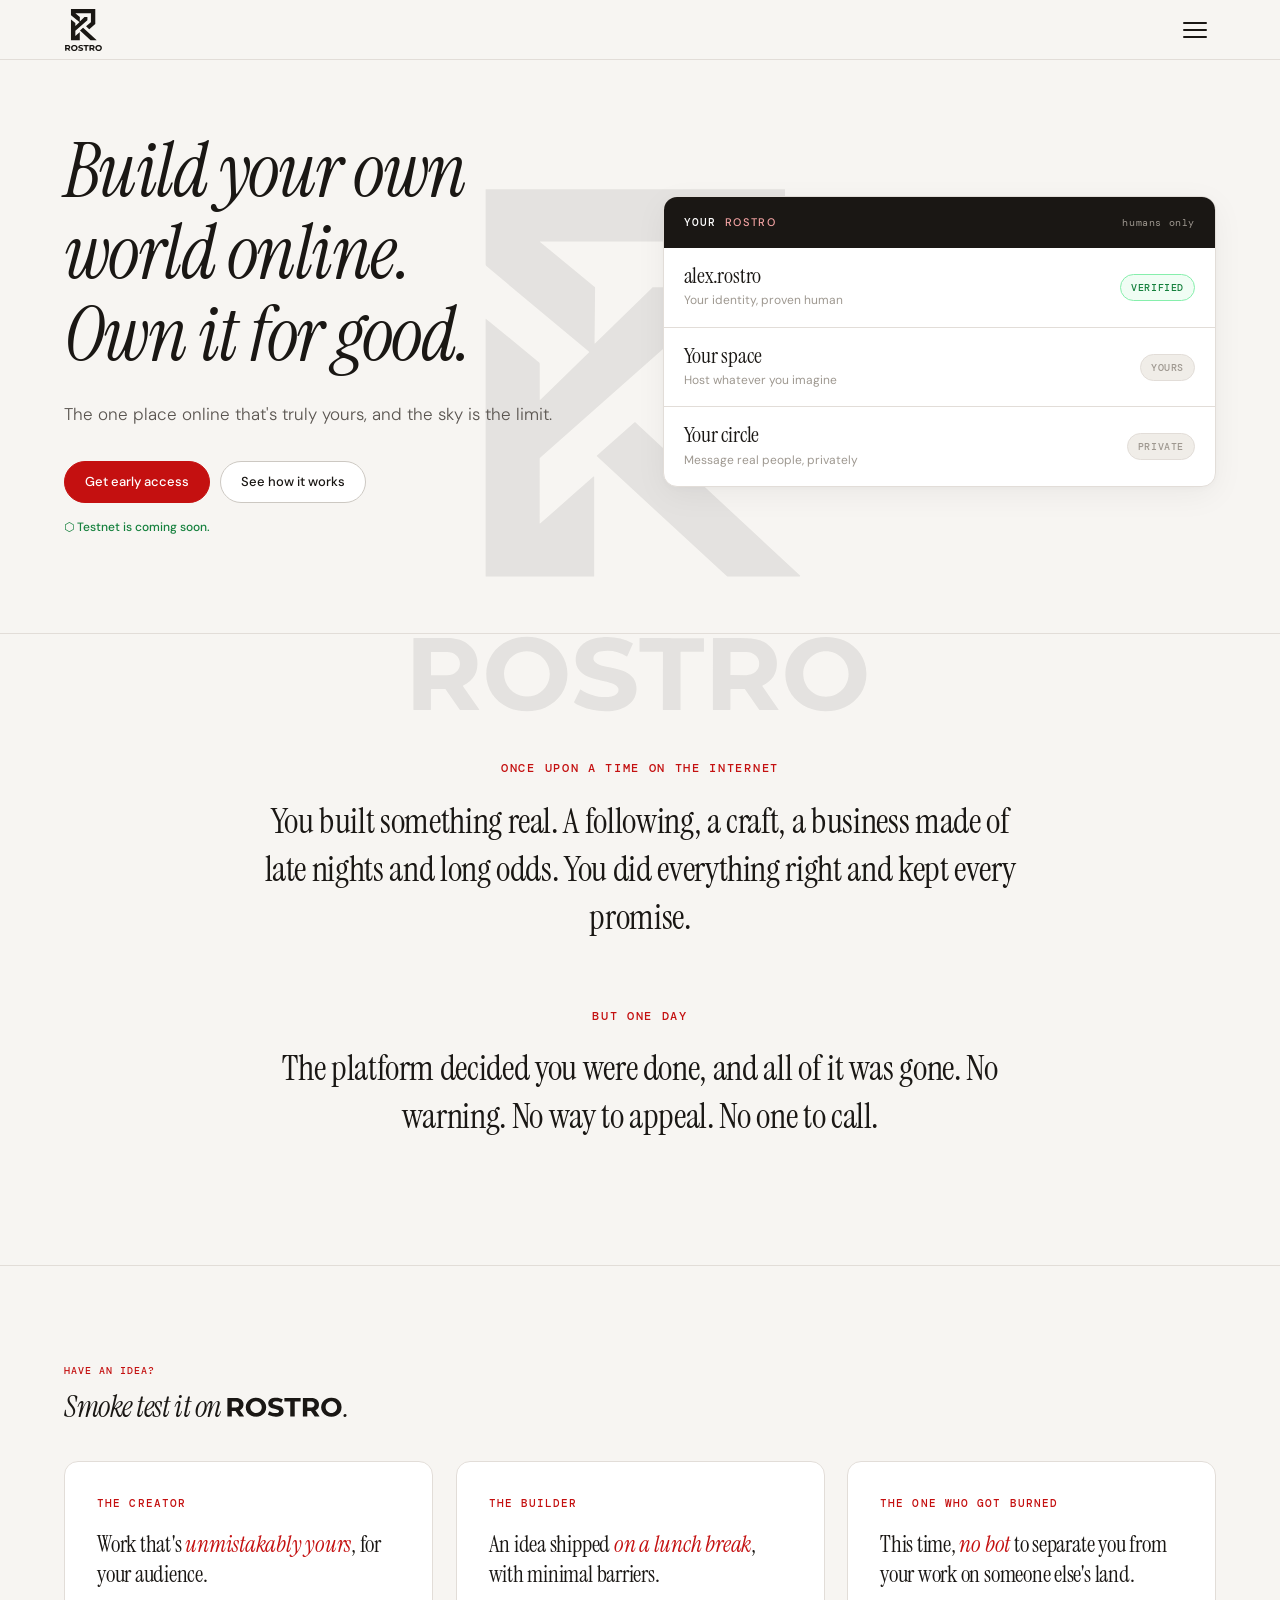
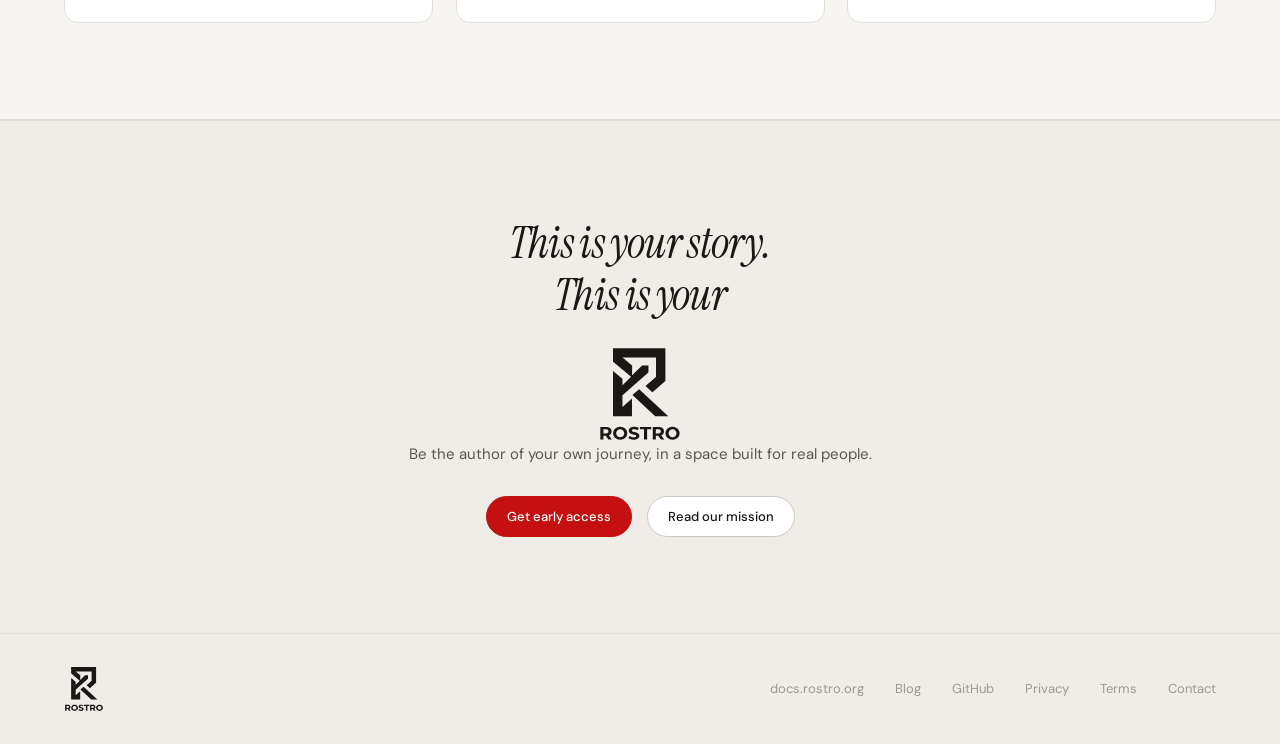
<file: index.html>
<!DOCTYPE html>
<html lang="en">
<head>
  <meta charset="UTF-8" />
  <meta name="viewport" content="width=device-width, initial-scale=1.0" />
  <title>Rostro · The internet for real people</title>
  <meta name="description" content="Rostro is the internet built for real people. Create an identity that's yours, host whatever you imagine, and connect with others, in a space made for humans only. No bots. No data brokers." />

  <meta property="og:title" content="This is your story. This is your Rostro." />
  <meta property="og:description" content="The internet built for real people. Create an identity that's yours, host whatever you imagine, and connect with others, in a space made for humans only." />
  <meta property="og:type" content="website" />
  <meta property="og:url" content="https://rostro.org/" />
  <meta property="og:image" content="https://rostro.org/og-image.png" />
  <meta name="twitter:card" content="summary_large_image" />
  <meta name="twitter:title" content="This is your story. This is your Rostro." />
  <meta name="twitter:description" content="The internet built for real people. A space made for humans only." />
  <meta name="twitter:image" content="https://rostro.org/og-image.png" />

  <link rel="icon" href="/favicon.ico" sizes="any" />
  <link rel="icon" href="/favicon.svg" type="image/svg+xml" />
  <link rel="apple-touch-icon" href="/apple-touch-icon.png" />

  <link rel="preconnect" href="https://fonts.googleapis.com" />
  <link rel="preconnect" href="https://fonts.gstatic.com" crossorigin />
  <link href="https://fonts.googleapis.com/css2?family=Instrument+Serif:ital@0;1&family=DM+Sans:opsz,wght@9..40,300;9..40,400;9..40,500;9..40,600&family=DM+Mono:wght@400;500&display=swap" rel="stylesheet" />
  <link href="https://cdnjs.cloudflare.com/ajax/libs/bootstrap/5.3.3/css/bootstrap.min.css" rel="stylesheet" />
  <link rel="stylesheet" href="assets/style.css" />

  <style>
    /* page-scoped: landing-only patterns (hero portfolio card + product
       cards section). The hero / eyebrow / h1 / feature-card / usecase /
       section-cta patterns now live in assets/style.css and are shared. */

    /* Right-column hero card ─ product portfolio at a glance */
    .portfolio-card {
      background: var(--surface);
      border: 1.5px solid var(--border);
      border-radius: 14px;
      overflow: hidden;
      box-shadow: 0 8px 32px rgba(0,0,0,.05), 0 2px 8px rgba(0,0,0,.03);
    }
    .portfolio-header {
      background: var(--text-hi);
      color: #fff;
      padding: 16px 20px;
      display: flex;
      align-items: center;
      justify-content: space-between;
    }
    .portfolio-title {
      font-family: var(--mono) !important;
      font-size: 11px;
      font-weight: 500;
      letter-spacing: .12em;
      text-transform: uppercase;
      color: #fff;
    }
    .portfolio-title span { color: #f4a3a3; }
    .portfolio-meta {
      font-family: var(--mono) !important;
      font-size: 10px;
      color: #9e9890;
      letter-spacing: .06em;
    }
    .portfolio-row {
      display: flex;
      justify-content: space-between;
      align-items: center;
      padding: 16px 20px;
      border-bottom: 1px solid var(--border);
    }
    .portfolio-row:last-child { border-bottom: none; }
    .portfolio-name {
      font-family: var(--serif) !important;
      font-size: 22px;
      font-weight: 400;
      color: var(--text-hi);
      letter-spacing: -.01em;
      line-height: 1.1;
    }
    .portfolio-desc {
      font-size: 12px;
      color: var(--text-dim);
      margin-top: 2px;
    }
    .badge-live {
      font-family: var(--mono) !important;
      font-size: 10px;
      font-weight: 500;
      letter-spacing: .06em;
      color: #15803d;
      background: #f0fdf4;
      padding: 4px 10px;
      border-radius: 100px;
      border: 1px solid #86efac;
      white-space: nowrap;
      text-transform: uppercase;
    }
    .badge-design {
      font-family: var(--mono) !important;
      font-size: 10px;
      font-weight: 500;
      letter-spacing: .06em;
      color: var(--text-dim);
      background: var(--bg-2);
      padding: 4px 10px;
      border-radius: 100px;
      border: 1px solid var(--border);
      white-space: nowrap;
      text-transform: uppercase;
    }
    .badge-soon {
      font-family: var(--mono) !important;
      font-size: 10px;
      font-weight: 500;
      letter-spacing: .06em;
      color: #92600a;
      background: #fffaf0;
      padding: 4px 10px;
      border-radius: 100px;
      border: 1px solid #f0d8a8;
      white-space: nowrap;
      text-transform: uppercase;
    }

    /* Products section: full cards */
    .section-products { padding: 96px 0; border-bottom: 1px solid var(--border); }
    .product-card {
      background: var(--surface);
      border: 1px solid var(--border);
      border-radius: 14px;
      padding: 32px;
      height: 100%;
      transition: border-color .15s, box-shadow .15s;
      position: relative;
    }
    .product-card:hover {
      border-color: var(--border-hi);
      box-shadow: 0 6px 24px rgba(0,0,0,.05);
    }
    .product-mono {
      font-family: var(--mono) !important;
      font-size: 11px;
      font-weight: 500;
      letter-spacing: .1em;
      text-transform: uppercase;
      color: var(--red);
      margin-bottom: 10px;
    }
    .product-card h3 {
      font-family: var(--serif) !important;
      font-size: 32px !important;
      font-weight: 400;
      color: var(--red);
      margin: 0 0 12px;
      letter-spacing: -.02em;
      line-height: 1.1;
    }
    .product-tagline {
      font-size: 15px;
      color: var(--text);
      line-height: 1.6;
      margin-bottom: 16px;
    }
    .product-spec {
      font-family: var(--mono) !important;
      font-size: 12px;
      color: var(--text-dim);
      line-height: 1.7;
      border-top: 1px solid var(--border);
      padding-top: 14px;
      margin-top: 18px;
    }
    .product-status {
      position: absolute;
      top: 28px;
      right: 28px;
    }

    /* Story: editorial narrative centerpiece */
    .story { padding: 124px 0; border-bottom: 1px solid var(--border); }
    .story-inner { max-width: 760px; margin: 0 auto; text-align: center; }
    .story-step { margin-bottom: 64px; }
    .story-step:last-child { margin-bottom: 0; }
    .story-label {
      font-family: var(--mono) !important;
      font-size: 12px;
      font-weight: 500;
      letter-spacing: .14em;
      text-transform: uppercase;
      color: var(--red);
      margin-bottom: 18px;
    }
    .story-beat {
      font-family: var(--serif) !important;
      font-size: clamp(25px, 3.2vw, 35px);
      line-height: 1.38;
      letter-spacing: -.01em;
      color: var(--text-hi);
      margin: 0;
      max-width: none;
    }
    .story-beat.rise strong {
      font-weight: 400;
      font-style: italic;
      color: var(--red);
    }

    /* Who you become: portrait cards */
    .becomes-section { padding: 96px 0; border-bottom: 1px solid var(--border); }
    .becomes-card {
      background: var(--surface);
      border: 1px solid var(--border);
      border-radius: 14px;
      padding: 32px;
      height: 100%;
      transition: border-color .15s, box-shadow .15s, transform .15s;
    }
    .becomes-card:hover {
      border-color: var(--border-hi);
      box-shadow: 0 8px 28px rgba(0,0,0,.06);
      transform: translateY(-2px);
    }
    .becomes-tag {
      font-family: var(--mono) !important;
      font-size: 11px;
      font-weight: 500;
      letter-spacing: .1em;
      text-transform: uppercase;
      color: var(--red);
      margin-bottom: 16px;
    }
    .becomes-card p {
      font-family: var(--serif) !important;
      font-size: 23px;
      line-height: 1.32;
      letter-spacing: -.01em;
      color: var(--text-hi);
      margin: 0;
    }
    .becomes-card p em { color: var(--red); font-style: italic; }

    /* Brand logo standing in for the word "Rostro" */
    .inline-logo { height: .72em; width: auto; vertical-align: -.04em; }
    .cta-logo { display: block; height: 96px; width: auto; margin: 24px auto 0; }

  </style>
</head>
<body>

<!-- ───────────────────────────── Nav ─────────────────────────────── -->
<nav class="site-nav">
  <div class="container-xl">
    <div class="d-flex align-items-center justify-content-between">
      <a class="nav-brand" href="/" aria-label="Rostro home">
        <img class="nav-logo" src="/assets/rostro-lockup.svg" alt="Rostro" />
      </a>
      <div class="nav-menu-wrap">
        <button class="nav-toggle" type="button" aria-label="Open menu" aria-expanded="false" aria-controls="nav-menu">
          <span></span><span></span><span></span>
        </button>
        <div class="nav-menu" id="nav-menu">
          <a class="nav-menu-item" href="https://docs.rostro.org">Docs</a>
          <a class="nav-menu-item" href="https://github.com/RostroF/Rostro" target="_blank" rel="noopener">GitHub</a>
          <a class="nav-menu-item nav-menu-cta" href="mailto:contact@rostro.org">Get early access</a>
        </div>
      </div>
    </div>
  </div>
</nav>

<!-- ───────────────────────────── Hero ────────────────────────────── -->
<section class="hero">
  <div class="container-xl">
    <div class="row align-items-center g-5">
      <div class="col-12 col-lg-6">
        <h1>Build your own world online.<br><em>Own it for good.</em></h1>
        <p class="hero-sub">The one place online that's truly yours, and the sky is the limit.</p>
        <div class="btn-row">
          <a href="mailto:contact@rostro.org" class="btn btn-primary">Get early access</a>
          <a href="#story" class="btn">See how it works</a>
        </div>
        <p class="testnet-notice">⬡ Testnet is coming soon.</p>
      </div>
      <div class="col-12 col-lg-6 d-none d-lg-block">
        <div class="portfolio-card">
          <div class="portfolio-header">
            <div class="portfolio-title">Your <span>Rostro</span></div>
            <div class="portfolio-meta">humans only</div>
          </div>
          <div class="portfolio-row">
            <div>
              <div class="portfolio-name">alex.rostro</div>
              <div class="portfolio-desc">Your identity, proven human</div>
            </div>
            <span class="badge-live">Verified</span>
          </div>
          <div class="portfolio-row">
            <div>
              <div class="portfolio-name">Your space</div>
              <div class="portfolio-desc">Host whatever you imagine</div>
            </div>
            <span class="badge-design">Yours</span>
          </div>
          <div class="portfolio-row">
            <div>
              <div class="portfolio-name">Your circle</div>
              <div class="portfolio-desc">Message real people, privately</div>
            </div>
            <span class="badge-design">Private</span>
          </div>
        </div>
      </div>
    </div>
  </div>
</section>

<!-- ──────────────────────────── Story ───────────────────────────── -->
<section id="story" class="story">
  <div class="container-xl">
    <div class="story-inner">
      <div class="story-step">
        <div class="story-label">Once upon a time on the internet</div>
        <p class="story-beat">You built something real. A following, a craft, a business made of late nights and long odds. You did everything right and kept every promise.</p>
      </div>
      <div class="story-step">
        <div class="story-label">But one day</div>
        <p class="story-beat">The platform decided you were done, and all of it was gone. No warning. No way to appeal. No one to call.</p>
      </div>
    </div>
  </div>
</section>

<!-- ────────────────────────── Who you become ─────────────────────── -->
<section class="becomes-section">
  <div class="container-xl">
    <div class="section-label">Have an idea?</div>
    <h2><em>Smoke test it</em> on <img class="inline-logo" src="/assets/rostro-wordmark.svg" alt="Rostro" />.</h2>

    <div class="row g-4 mt-2">
      <div class="col-12 col-md-4">
        <div class="becomes-card">
          <div class="becomes-tag">The creator</div>
          <p>Work that's <em>unmistakably yours</em>, for your audience.</p>
        </div>
      </div>
      <div class="col-12 col-md-4">
        <div class="becomes-card">
          <div class="becomes-tag">The builder</div>
          <p>An idea shipped <em>on a lunch break</em>, with minimal barriers.</p>
        </div>
      </div>
      <div class="col-12 col-md-4">
        <div class="becomes-card">
          <div class="becomes-tag">The one who got burned</div>
          <p>This time, <em>no bot</em> to separate you from your work on someone else's land.</p>
        </div>
      </div>
    </div>
  </div>
</section>

<!-- ─────────────────────────── CTA ───────────────────────────────── -->
<section class="section-cta">
  <div class="container-xl">
    <h2>This is your story.<br>This is your</h2>
    <img class="cta-logo" src="/assets/rostro-lockup.svg" alt="Rostro" />
    <p>Be the author of your own journey, in a space built for real people.</p>
    <div class="d-flex gap-3 justify-content-center flex-wrap">
      <a class="btn btn-primary" href="mailto:contact@rostro.org">Get early access</a>
      <a class="btn" href="/mission/">Read our mission</a>
    </div>
  </div>
</section>

<!-- ─────────────────────────── Footer ────────────────────────────── -->
<footer class="site-footer">
  <div class="container-xl">
    <div class="d-flex align-items-center justify-content-between flex-wrap gap-3">
      <a class="footer-brand" href="/" aria-label="Rostro home">
        <img class="footer-logo" src="/assets/rostro-lockup.svg" alt="Rostro" />
      </a>
      <div class="d-flex align-items-center gap-3 flex-wrap">
        <a class="footer-link" href="https://docs.rostro.org">docs.rostro.org</a>
        <a class="footer-link" href="https://blog.rostro.org">Blog</a>
        <a class="footer-link" href="https://github.com/RostroF/Rostro" target="_blank" rel="noopener">GitHub</a>
        <a class="footer-link" href="/privacy/">Privacy</a>
        <a class="footer-link" href="/terms/">Terms</a>
        <a class="footer-link" href="mailto:contact@rostro.org">Contact</a>
      </div>
    </div>
  </div>
</footer>

  <script src="/assets/nav.js" defer></script>
</body>
</html>
</file>
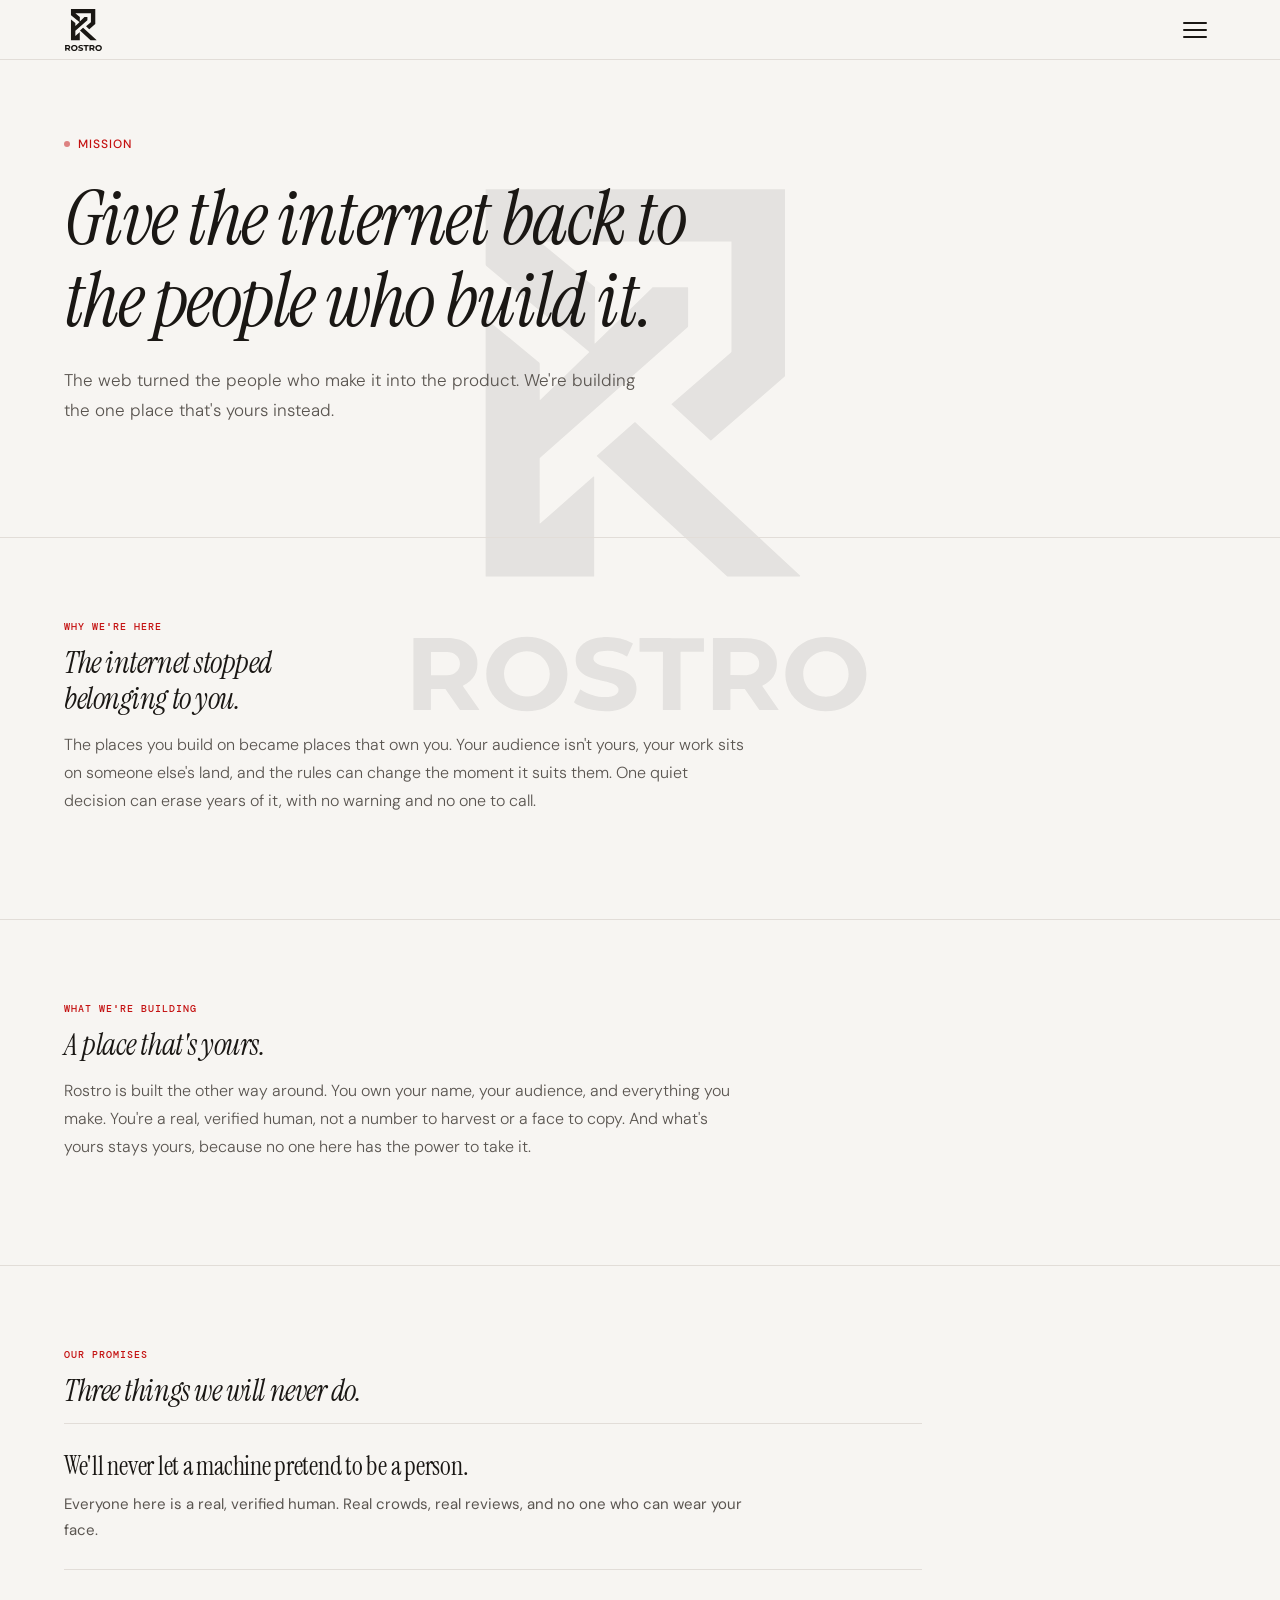
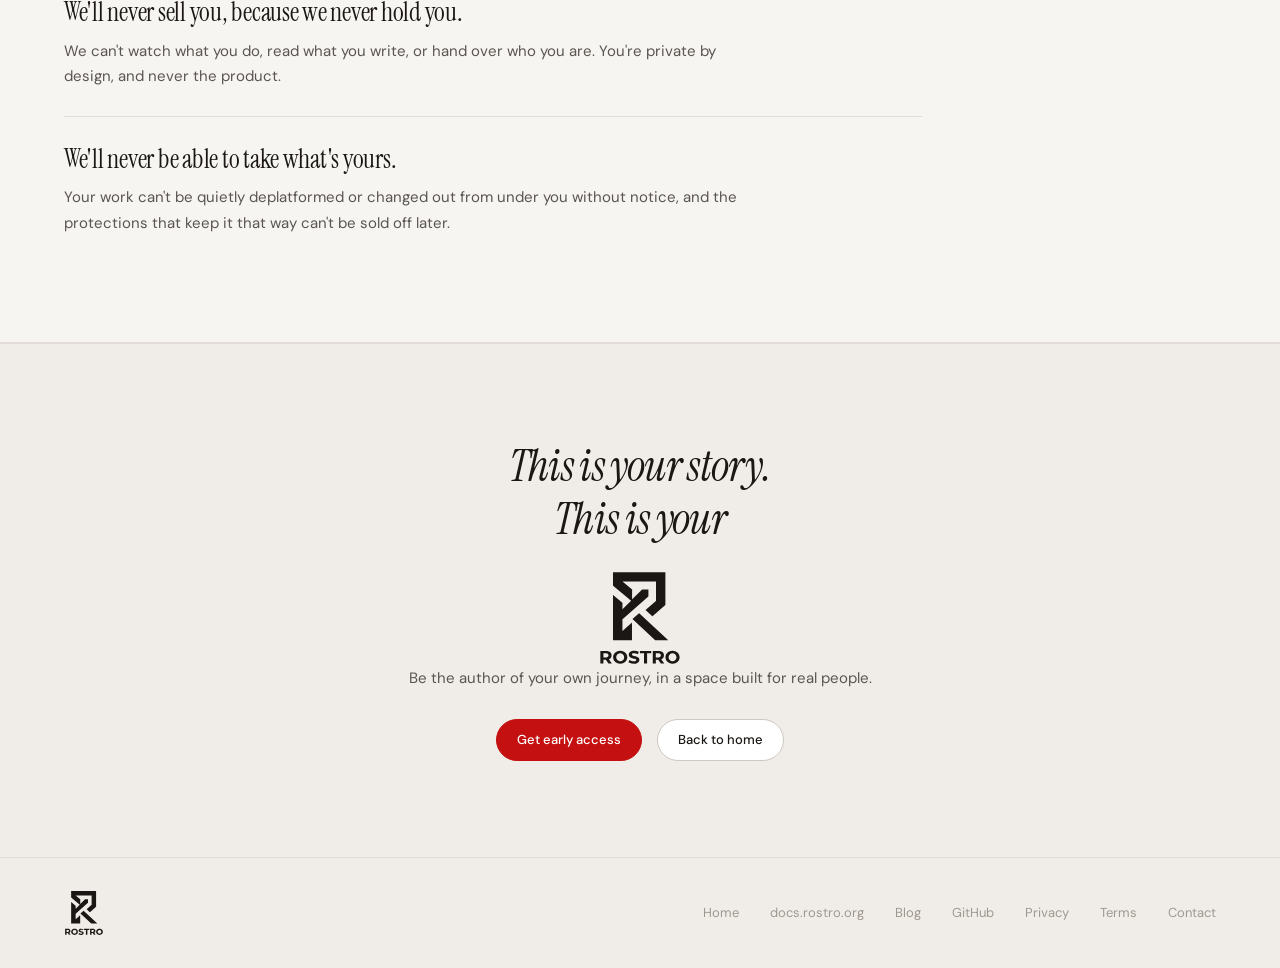
<file: mission/index.html>
<!DOCTYPE html>
<html lang="en">
<head>
  <meta charset="UTF-8" />
  <meta name="viewport" content="width=device-width, initial-scale=1.0" />
  <title>Mission · Rostro</title>
  <meta name="description" content="Rostro exists to give the internet back to the people who build it. You own your name, your audience, and everything you make, in a place made for real humans." />

  <meta property="og:title" content="Give the internet back to the people who build it" />
  <meta property="og:description" content="The web turned the people who make it into the product. We're building the one place that's yours instead." />
  <meta property="og:type" content="website" />
  <meta property="og:url" content="https://rostro.org/mission/" />
  <meta property="og:image" content="https://rostro.org/og-image.png" />
  <meta name="twitter:card" content="summary_large_image" />
  <meta name="twitter:title" content="Give the internet back to the people who build it" />
  <meta name="twitter:description" content="The web turned the people who make it into the product. We're building the one place that's yours instead." />
  <meta name="twitter:image" content="https://rostro.org/og-image.png" />

  <link rel="icon" href="/favicon.ico" sizes="any" />
  <link rel="icon" href="/favicon.svg" type="image/svg+xml" />
  <link rel="apple-touch-icon" href="/apple-touch-icon.png" />

  <link rel="preconnect" href="https://fonts.googleapis.com" />
  <link rel="preconnect" href="https://fonts.gstatic.com" crossorigin />
  <link href="https://fonts.googleapis.com/css2?family=Instrument+Serif:ital@0;1&family=DM+Sans:opsz,wght@9..40,300;9..40,400;9..40,500;9..40,600&family=DM+Mono:wght@400;500&display=swap" rel="stylesheet" />
  <link href="https://cdnjs.cloudflare.com/ajax/libs/bootstrap/5.3.3/css/bootstrap.min.css" rel="stylesheet" />
  <link rel="stylesheet" href="../assets/style.css" />

  <style>
    .promise { padding: 26px 0; border-top: 1px solid var(--border); }
    .promise:first-of-type { border-top: none; padding-top: 6px; }
    .promise h3 {
      font-family: var(--serif) !important;
      font-size: 26px;
      font-weight: 400;
      color: var(--text-hi);
      letter-spacing: -.01em;
      line-height: 1.25;
      margin: 0 0 10px;
    }
    .promise p { color: var(--text); margin: 0; }
  </style>
</head>
<body>

<!-- ───────────────────────────── Nav ─────────────────────────────── -->
<nav class="site-nav">
  <div class="container-xl">
    <div class="d-flex align-items-center justify-content-between">
      <a class="nav-brand" href="/" aria-label="Rostro home">
        <img class="nav-logo" src="/assets/rostro-lockup.svg" alt="Rostro" />
      </a>
      <div class="nav-menu-wrap">
        <button class="nav-toggle" type="button" aria-label="Open menu" aria-expanded="false" aria-controls="nav-menu">
          <span></span><span></span><span></span>
        </button>
        <div class="nav-menu" id="nav-menu">
          <a class="nav-menu-item" href="https://docs.rostro.org">Docs</a>
          <a class="nav-menu-item" href="https://github.com/RostroF/Rostro" target="_blank" rel="noopener">GitHub</a>
          <a class="nav-menu-item nav-menu-cta" href="mailto:contact@rostro.org">Get early access</a>
        </div>
      </div>
    </div>
  </div>
</nav>

<!-- ───────────────────────────── Hero ────────────────────────────── -->
<section class="hero">
  <div class="container-xl">
    <div class="hero-eyebrow"><span class="eyebrow-dot"></span>Mission</div>
    <h1>Give the internet back to<br>the people who <em>build it</em>.</h1>
    <p class="hero-sub">The web turned the people who make it into the product. We're building the one place that's yours instead.</p>
  </div>
</section>

<!-- ──────────────────────── Why we're here ───────────────────────── -->
<section>
  <div class="container-xl">
    <div class="row">
      <div class="col-12 col-md-10 col-lg-9">
        <div class="section-label">Why we're here</div>
        <h2>The internet stopped<br><em>belonging to you</em>.</h2>
        <p class="doc-lead">The places you build on became places that own you. Your audience isn't yours, your work sits on someone else's land, and the rules can change the moment it suits them. One quiet decision can erase years of it, with no warning and no one to call.</p>
      </div>
    </div>
  </div>
</section>

<!-- ──────────────────────── What we're building ──────────────────── -->
<section>
  <div class="container-xl">
    <div class="row">
      <div class="col-12 col-md-10 col-lg-9">
        <div class="section-label">What we're building</div>
        <h2>A place that's <em>yours</em>.</h2>
        <p class="doc-lead">Rostro is built the other way around. You own your name, your audience, and everything you make. You're a real, verified human, not a number to harvest or a face to copy. And what's yours stays yours, because no one here has the power to take it.</p>
      </div>
    </div>
  </div>
</section>

<!-- ───────────────────────── Our promises ────────────────────────── -->
<section>
  <div class="container-xl">
    <div class="row">
      <div class="col-12 col-md-10 col-lg-9">
        <div class="section-label">Our promises</div>
        <h2>Three things we will <em>never</em> do.</h2>

        <div class="promise">
          <h3>We'll never let a machine pretend to be a person.</h3>
          <p>Everyone here is a real, verified human. Real crowds, real reviews, and no one who can wear your face.</p>
        </div>

        <div class="promise">
          <h3>We'll never sell you, because we never hold you.</h3>
          <p>We can't watch what you do, read what you write, or hand over who you are. You're private by design, and never the product.</p>
        </div>

        <div class="promise">
          <h3>We'll never be able to take what's yours.</h3>
          <p>Your work can't be quietly deplatformed or changed out from under you without notice, and the protections that keep it that way can't be sold off later.</p>
        </div>
      </div>
    </div>
  </div>
</section>

<!-- ─────────────────────────── Close ─────────────────────────────── -->
<section class="section-cta">
  <div class="container-xl">
    <h2>This is your story.<br>This is your</h2>
    <img class="cta-logo" src="/assets/rostro-lockup.svg" alt="Rostro" />
    <p>Be the author of your own journey, in a space built for real people.</p>
    <div class="d-flex gap-3 justify-content-center flex-wrap">
      <a class="btn btn-primary" href="mailto:contact@rostro.org">Get early access</a>
      <a class="btn" href="/">Back to home</a>
    </div>
  </div>
</section>

<!-- ─────────────────────────── Footer ────────────────────────────── -->
<footer class="site-footer">
  <div class="container-xl">
    <div class="d-flex align-items-center justify-content-between flex-wrap gap-3">
      <a class="footer-brand" href="/" aria-label="Rostro home">
        <img class="footer-logo" src="/assets/rostro-lockup.svg" alt="Rostro" />
      </a>
      <div class="d-flex align-items-center gap-3 flex-wrap">
        <a class="footer-link" href="/">Home</a>
        <a class="footer-link" href="https://docs.rostro.org">docs.rostro.org</a>
        <a class="footer-link" href="https://blog.rostro.org">Blog</a>
        <a class="footer-link" href="https://github.com/RostroF/Rostro" target="_blank" rel="noopener">GitHub</a>
        <a class="footer-link" href="/privacy/">Privacy</a>
        <a class="footer-link" href="/terms/">Terms</a>
        <a class="footer-link" href="mailto:contact@rostro.org">Contact</a>
      </div>
    </div>
  </div>
</footer>

  <script src="/assets/nav.js" defer></script>
</body>
</html>
</file>
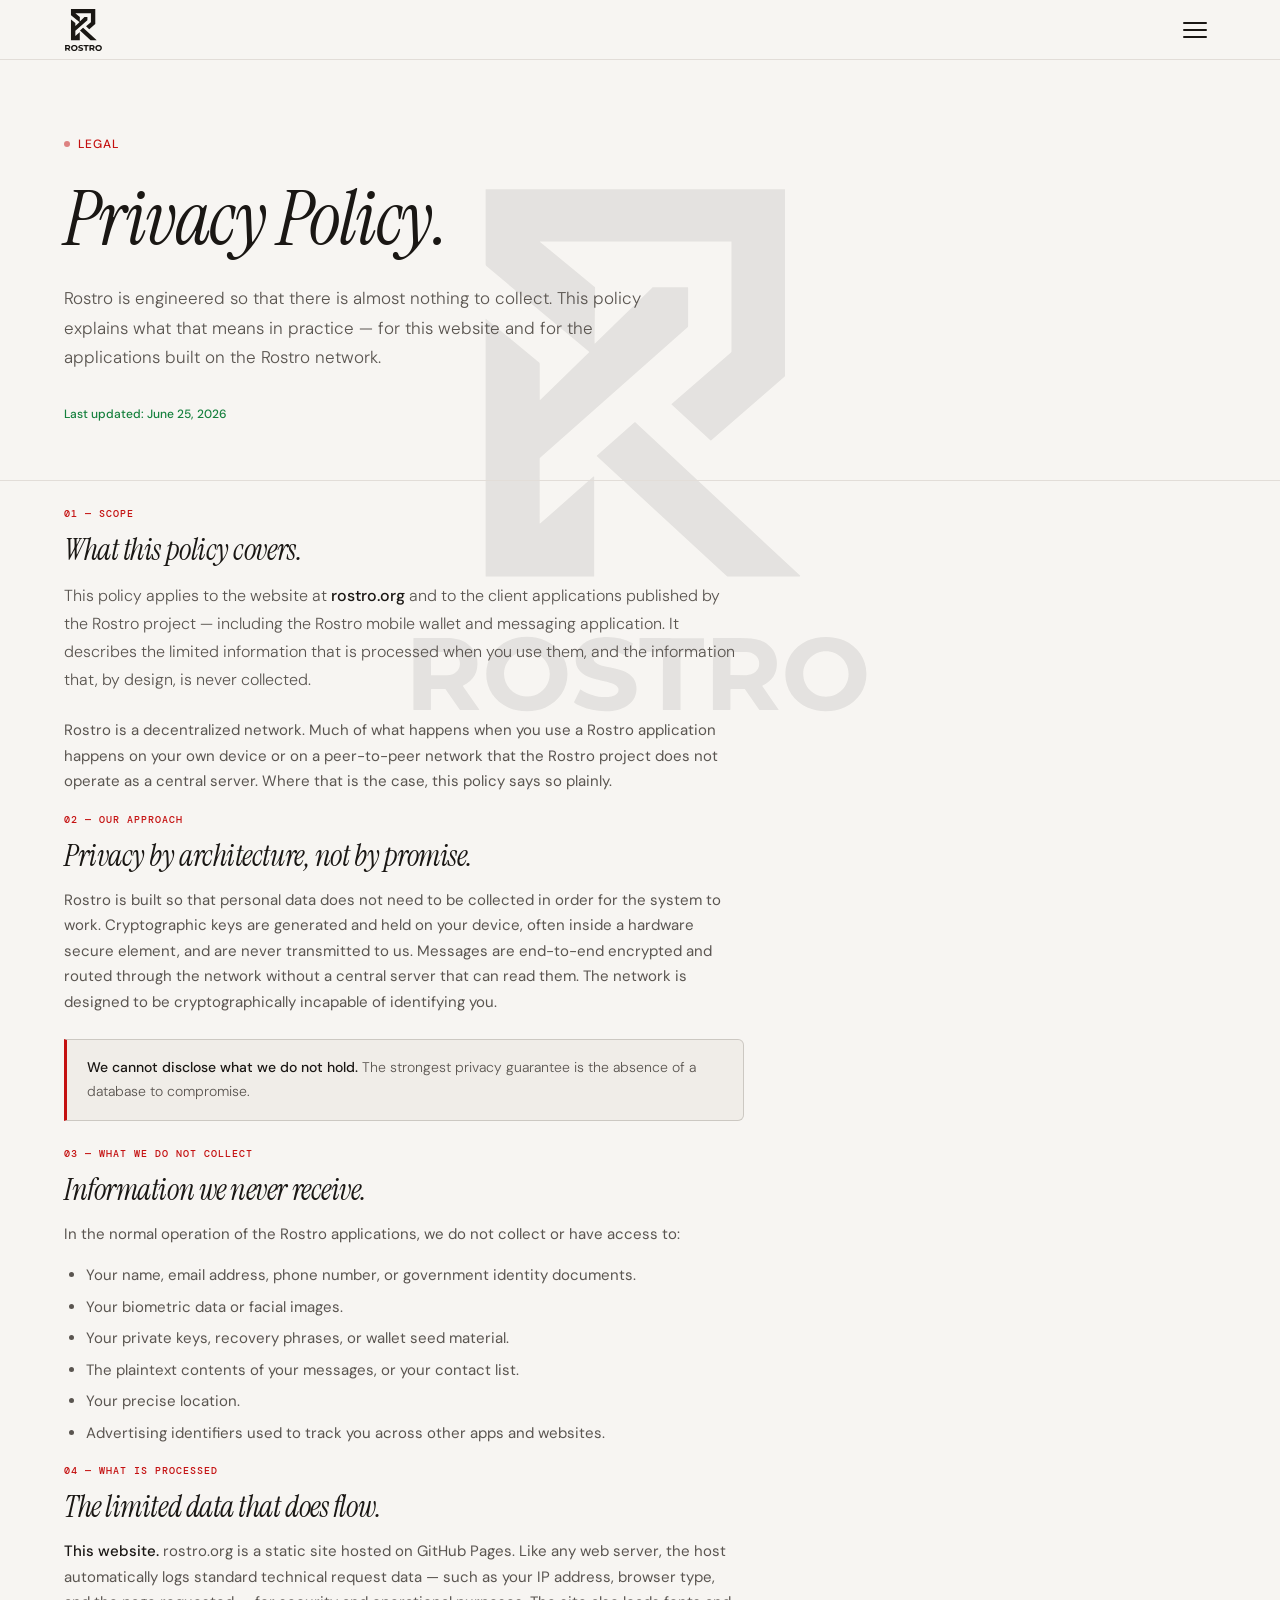
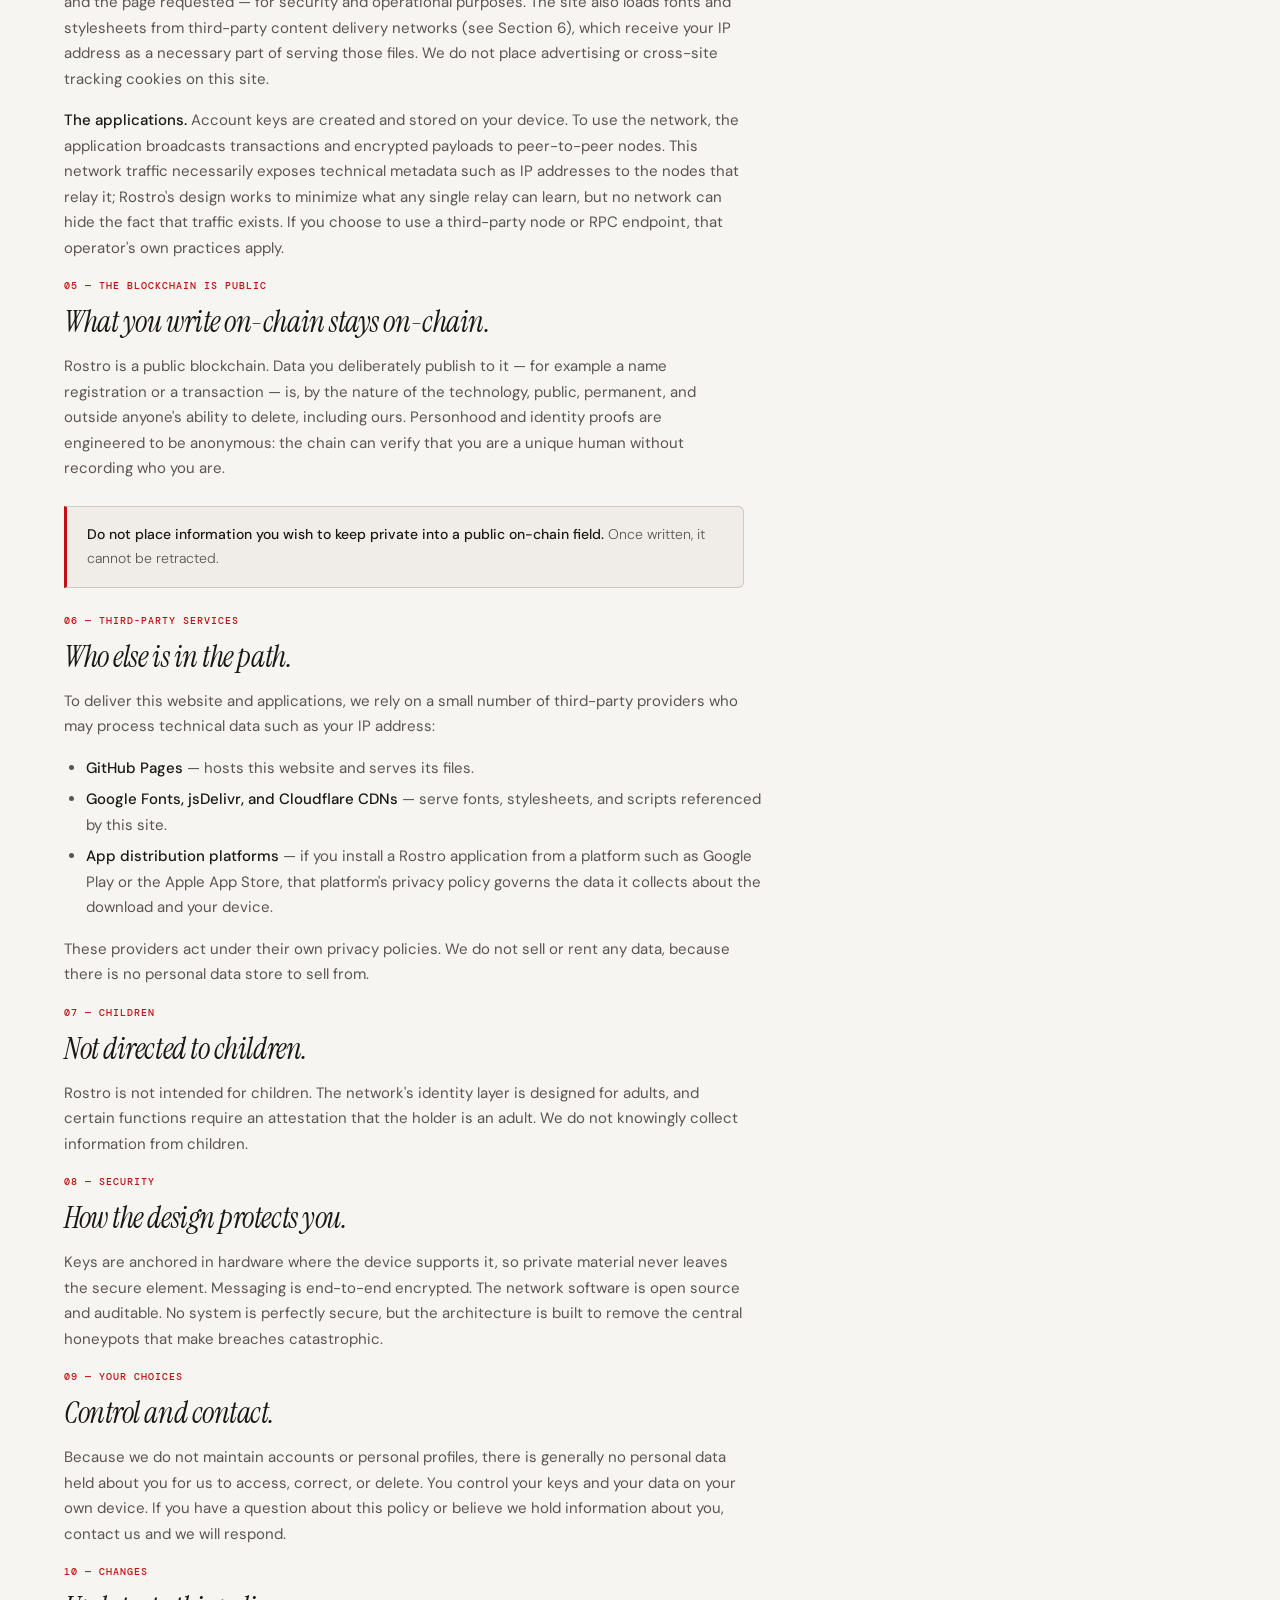
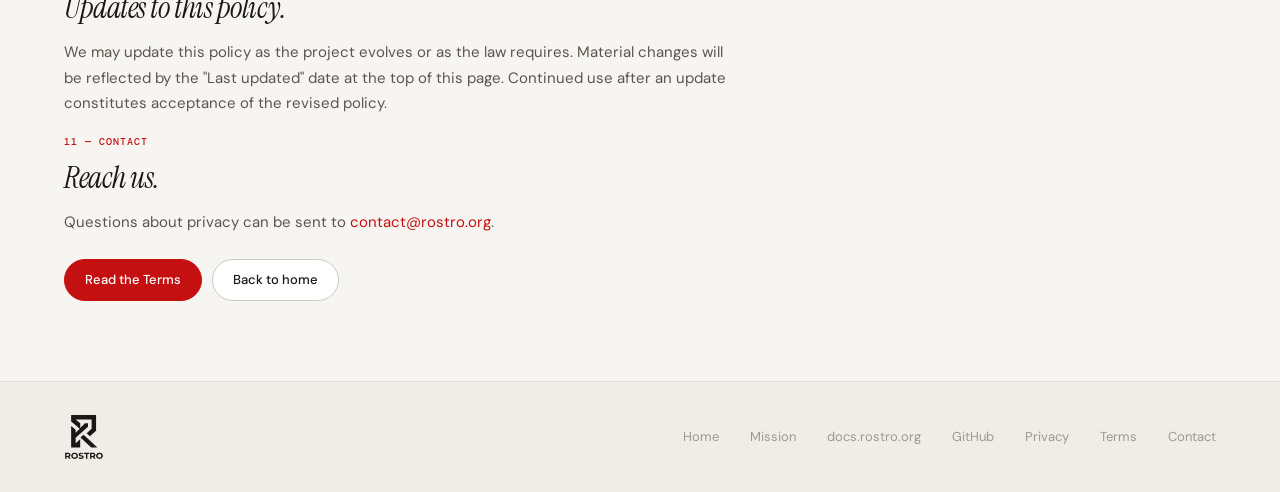
<file: privacy/index.html>
<!DOCTYPE html>
<html lang="en">
<head>
  <meta charset="UTF-8" />
  <meta name="viewport" content="width=device-width, initial-scale=1.0" />
  <title>Privacy Policy — Rostro</title>
  <meta name="description" content="How Rostro and its applications handle data. Privacy by architecture: minimal collection, keys on device, end-to-end encryption, no central message server." />

  <meta property="og:title" content="Privacy Policy — Rostro" />
  <meta property="og:description" content="Privacy by architecture: minimal collection, keys on device, end-to-end encryption, no central message server." />
  <meta property="og:type" content="website" />
  <meta property="og:url" content="https://rostro.org/privacy/" />
  <meta property="og:image" content="https://rostro.org/og-image.png" />
  <meta name="twitter:card" content="summary_large_image" />
  <meta name="twitter:image" content="https://rostro.org/og-image.png" />

  <link rel="icon" href="/favicon.ico" sizes="any" />
  <link rel="icon" href="/favicon.svg" type="image/svg+xml" />
  <link rel="apple-touch-icon" href="/apple-touch-icon.png" />

  <link rel="preconnect" href="https://fonts.googleapis.com" />
  <link rel="preconnect" href="https://fonts.gstatic.com" crossorigin />
  <link href="https://fonts.googleapis.com/css2?family=Instrument+Serif:ital@0;1&family=DM+Sans:opsz,wght@9..40,300;9..40,400;9..40,500;9..40,600&family=DM+Mono:wght@400;500&display=swap" rel="stylesheet" />
  <link href="https://cdnjs.cloudflare.com/ajax/libs/bootstrap/5.3.3/css/bootstrap.min.css" rel="stylesheet" />
  <link rel="stylesheet" href="../assets/style.css" />
</head>
<body>

<!-- ───────────────────────────── Nav ─────────────────────────────── -->
<nav class="site-nav">
  <div class="container-xl">
    <div class="d-flex align-items-center justify-content-between">
      <a class="nav-brand" href="/" aria-label="Rostro home">
        <img class="nav-logo" src="/assets/rostro-lockup.svg" alt="Rostro" />
      </a>
      <div class="nav-menu-wrap">
        <button class="nav-toggle" type="button" aria-label="Open menu" aria-expanded="false" aria-controls="nav-menu">
          <span></span><span></span><span></span>
        </button>
        <div class="nav-menu" id="nav-menu">
          <a class="nav-menu-item" href="https://docs.rostro.org">Docs</a>
          <a class="nav-menu-item" href="https://github.com/RostroF/Rostro" target="_blank" rel="noopener">GitHub</a>
          <a class="nav-menu-item nav-menu-cta" href="mailto:contact@rostro.org">Get early access</a>
        </div>
      </div>
    </div>
  </div>
</nav>

<!-- ───────────────────────────── Hero ────────────────────────────── -->
<section class="hero" style="padding-bottom: 40px;">
  <div class="container-xl">
    <div class="hero-eyebrow"><span class="eyebrow-dot"></span>Legal</div>
    <h1>Privacy <em>Policy</em>.</h1>
    <p class="hero-sub">Rostro is engineered so that there is almost nothing to collect. This policy explains what that means in practice — for this website and for the applications built on the Rostro network.</p>
    <p class="testnet-notice">Last updated: June 25, 2026</p>
  </div>
</section>

<!-- ───────────────────────────── Body ────────────────────────────── -->
<section style="padding-top: 24px;">
  <div class="container-xl">
    <div class="row">
      <div class="col-12 col-md-10 col-lg-9">

        <div class="section-label">01 — Scope</div>
        <h2>What this policy covers.</h2>
        <p class="doc-lead">This policy applies to the website at <strong>rostro.org</strong> and to the client applications published by the Rostro project — including the Rostro mobile wallet and messaging application. It describes the limited information that is processed when you use them, and the information that, by design, is never collected.</p>
        <p>Rostro is a decentralized network. Much of what happens when you use a Rostro application happens on your own device or on a peer-to-peer network that the Rostro project does not operate as a central server. Where that is the case, this policy says so plainly.</p>

        <div class="section-label">02 — Our approach</div>
        <h2>Privacy by architecture, not by promise.</h2>
        <p>Rostro is built so that personal data does not need to be collected in order for the system to work. Cryptographic keys are generated and held on your device, often inside a hardware secure element, and are never transmitted to us. Messages are end-to-end encrypted and routed through the network without a central server that can read them. The network is designed to be cryptographically incapable of identifying you.</p>
        <div class="callout"><strong>We cannot disclose what we do not hold.</strong> The strongest privacy guarantee is the absence of a database to compromise.</div>

        <div class="section-label">03 — What we do not collect</div>
        <h2>Information we never receive.</h2>
        <p>In the normal operation of the Rostro applications, we do not collect or have access to:</p>
        <ul>
          <li>Your name, email address, phone number, or government identity documents.</li>
          <li>Your biometric data or facial images.</li>
          <li>Your private keys, recovery phrases, or wallet seed material.</li>
          <li>The plaintext contents of your messages, or your contact list.</li>
          <li>Your precise location.</li>
          <li>Advertising identifiers used to track you across other apps and websites.</li>
        </ul>

        <div class="section-label">04 — What is processed</div>
        <h2>The limited data that does flow.</h2>
        <p><strong>This website.</strong> rostro.org is a static site hosted on GitHub Pages. Like any web server, the host automatically logs standard technical request data — such as your IP address, browser type, and the page requested — for security and operational purposes. The site also loads fonts and stylesheets from third-party content delivery networks (see Section 6), which receive your IP address as a necessary part of serving those files. We do not place advertising or cross-site tracking cookies on this site.</p>
        <p><strong>The applications.</strong> Account keys are created and stored on your device. To use the network, the application broadcasts transactions and encrypted payloads to peer-to-peer nodes. This network traffic necessarily exposes technical metadata such as IP addresses to the nodes that relay it; Rostro's design works to minimize what any single relay can learn, but no network can hide the fact that traffic exists. If you choose to use a third-party node or RPC endpoint, that operator's own practices apply.</p>

        <div class="section-label">05 — The blockchain is public</div>
        <h2>What you write on-chain stays on-chain.</h2>
        <p>Rostro is a public blockchain. Data you deliberately publish to it — for example a name registration or a transaction — is, by the nature of the technology, public, permanent, and outside anyone's ability to delete, including ours. Personhood and identity proofs are engineered to be anonymous: the chain can verify that you are a unique human without recording who you are.</p>
        <div class="callout"><strong>Do not place information you wish to keep private into a public on-chain field.</strong> Once written, it cannot be retracted.</div>

        <div class="section-label">06 — Third-party services</div>
        <h2>Who else is in the path.</h2>
        <p>To deliver this website and applications, we rely on a small number of third-party providers who may process technical data such as your IP address:</p>
        <ul>
          <li><strong>GitHub Pages</strong> — hosts this website and serves its files.</li>
          <li><strong>Google Fonts, jsDelivr, and Cloudflare CDNs</strong> — serve fonts, stylesheets, and scripts referenced by this site.</li>
          <li><strong>App distribution platforms</strong> — if you install a Rostro application from a platform such as Google Play or the Apple App Store, that platform's privacy policy governs the data it collects about the download and your device.</li>
        </ul>
        <p>These providers act under their own privacy policies. We do not sell or rent any data, because there is no personal data store to sell from.</p>

        <div class="section-label">07 — Children</div>
        <h2>Not directed to children.</h2>
        <p>Rostro is not intended for children. The network's identity layer is designed for adults, and certain functions require an attestation that the holder is an adult. We do not knowingly collect information from children.</p>

        <div class="section-label">08 — Security</div>
        <h2>How the design protects you.</h2>
        <p>Keys are anchored in hardware where the device supports it, so private material never leaves the secure element. Messaging is end-to-end encrypted. The network software is open source and auditable. No system is perfectly secure, but the architecture is built to remove the central honeypots that make breaches catastrophic.</p>

        <div class="section-label">09 — Your choices</div>
        <h2>Control and contact.</h2>
        <p>Because we do not maintain accounts or personal profiles, there is generally no personal data held about you for us to access, correct, or delete. You control your keys and your data on your own device. If you have a question about this policy or believe we hold information about you, contact us and we will respond.</p>

        <div class="section-label">10 — Changes</div>
        <h2>Updates to this policy.</h2>
        <p>We may update this policy as the project evolves or as the law requires. Material changes will be reflected by the "Last updated" date at the top of this page. Continued use after an update constitutes acceptance of the revised policy.</p>

        <div class="section-label">11 — Contact</div>
        <h2>Reach us.</h2>
        <p>Questions about privacy can be sent to <a href="mailto:contact@rostro.org">contact@rostro.org</a>.</p>

        <div class="btn-row">
          <a href="/terms/" class="btn btn-primary">Read the Terms</a>
          <a href="/" class="btn">Back to home</a>
        </div>

      </div>
    </div>
  </div>
</section>

<!-- ─────────────────────────── Footer ────────────────────────────── -->
<footer class="site-footer">
  <div class="container-xl">
    <div class="d-flex align-items-center justify-content-between flex-wrap gap-3">
      <a class="footer-brand" href="/" aria-label="Rostro home">
        <img class="footer-logo" src="/assets/rostro-lockup.svg" alt="Rostro" />
      </a>
      <div class="d-flex align-items-center gap-3 flex-wrap">
        <a class="footer-link" href="/">Home</a>
        <a class="footer-link" href="/mission/">Mission</a>
        <a class="footer-link" href="https://docs.rostro.org">docs.rostro.org</a>
        <a class="footer-link" href="https://github.com/RostroF/Rostro" target="_blank" rel="noopener">GitHub</a>
        <a class="footer-link" href="/privacy/">Privacy</a>
        <a class="footer-link" href="/terms/">Terms</a>
        <a class="footer-link" href="mailto:contact@rostro.org">Contact</a>
      </div>
    </div>
  </div>
</footer>

  <script src="/assets/nav.js" defer></script>
</body>
</html>
</file>
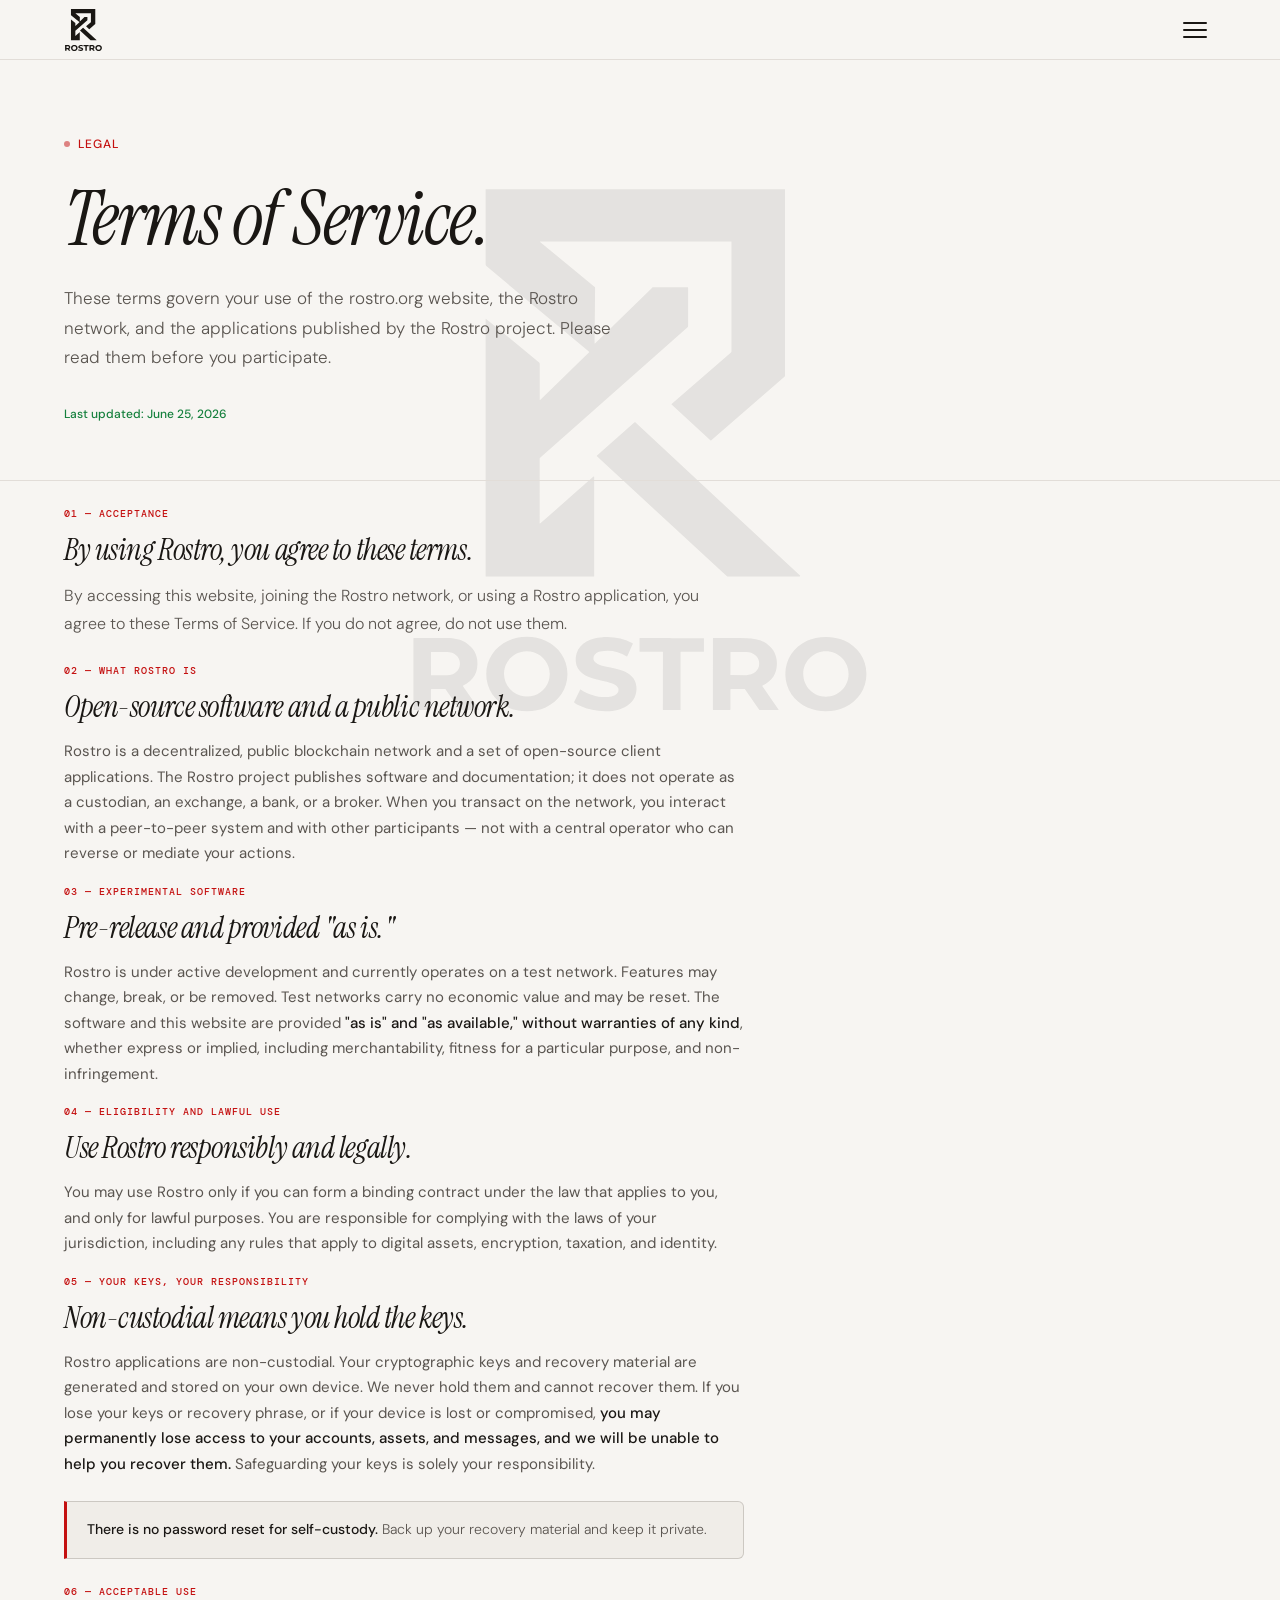
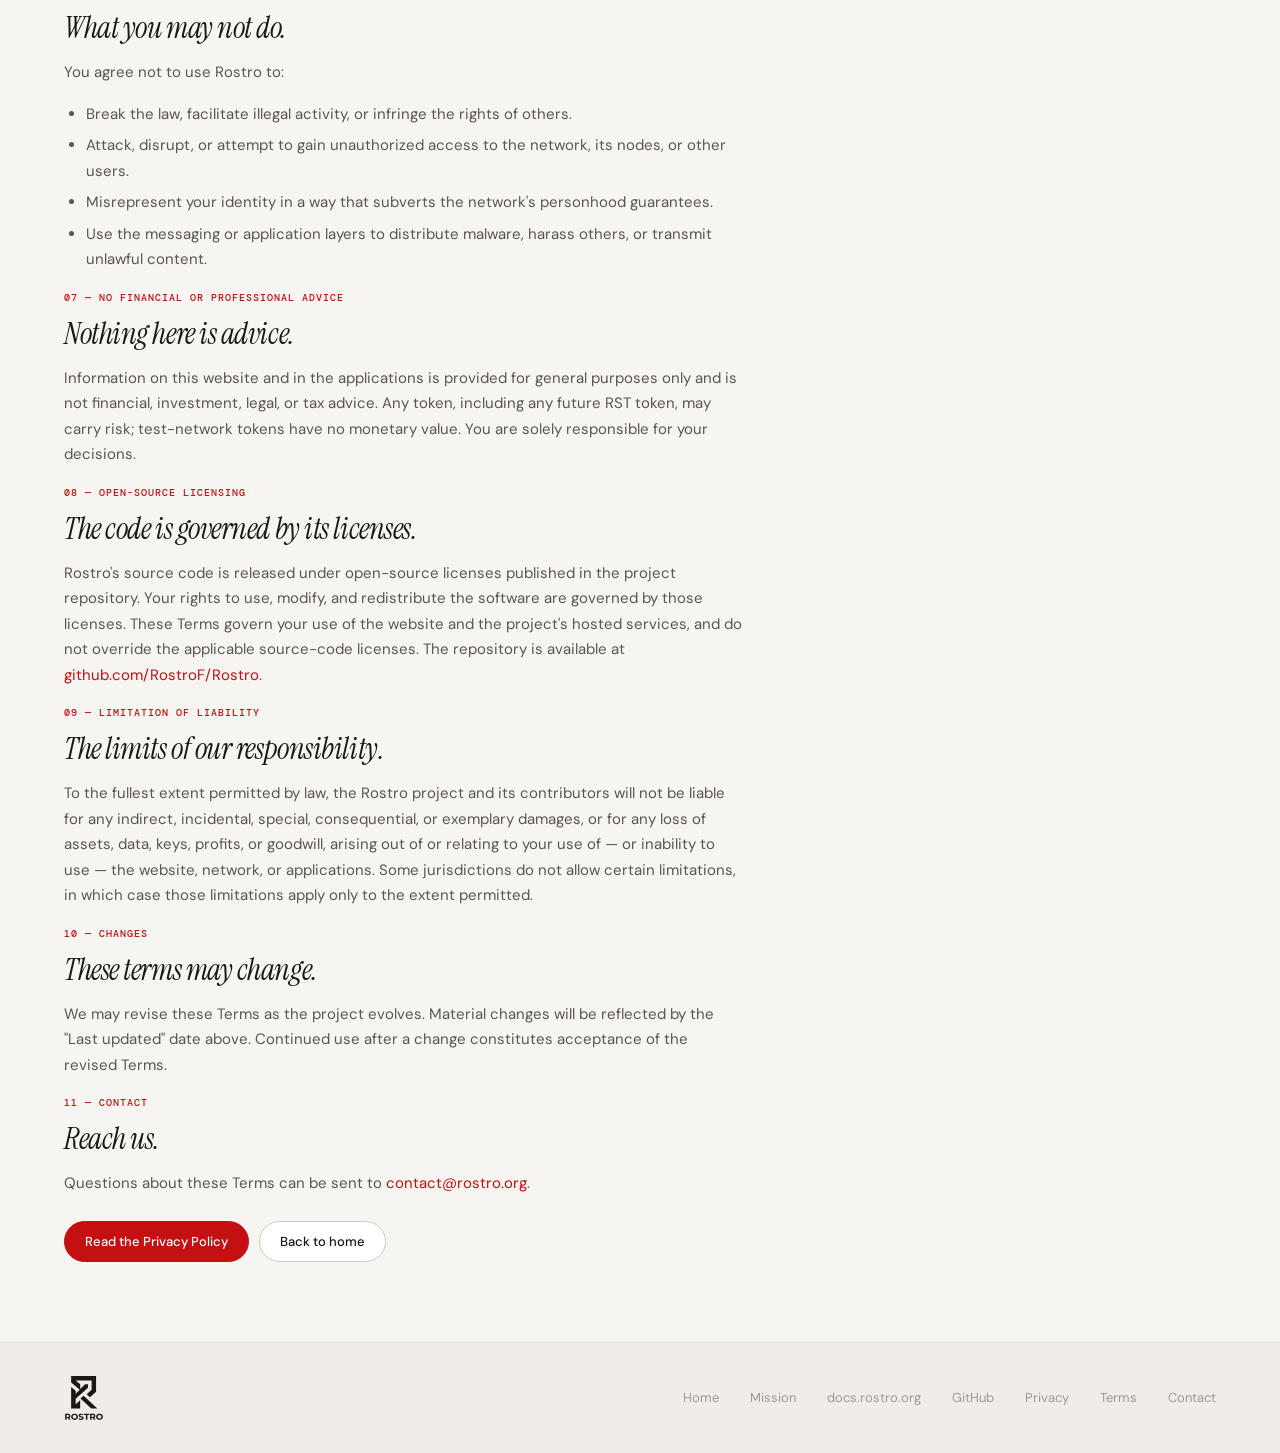
<file: terms/index.html>
<!DOCTYPE html>
<html lang="en">
<head>
  <meta charset="UTF-8" />
  <meta name="viewport" content="width=device-width, initial-scale=1.0" />
  <title>Terms of Service — Rostro</title>
  <meta name="description" content="The terms that govern your use of the Rostro website, network, and applications. Non-custodial, open-source, provided as-is." />

  <meta property="og:title" content="Terms of Service — Rostro" />
  <meta property="og:description" content="The terms that govern use of the Rostro website, network, and applications. Non-custodial, open-source, provided as-is." />
  <meta property="og:type" content="website" />
  <meta property="og:url" content="https://rostro.org/terms/" />
  <meta property="og:image" content="https://rostro.org/og-image.png" />
  <meta name="twitter:card" content="summary_large_image" />
  <meta name="twitter:image" content="https://rostro.org/og-image.png" />

  <link rel="icon" href="/favicon.ico" sizes="any" />
  <link rel="icon" href="/favicon.svg" type="image/svg+xml" />
  <link rel="apple-touch-icon" href="/apple-touch-icon.png" />

  <link rel="preconnect" href="https://fonts.googleapis.com" />
  <link rel="preconnect" href="https://fonts.gstatic.com" crossorigin />
  <link href="https://fonts.googleapis.com/css2?family=Instrument+Serif:ital@0;1&family=DM+Sans:opsz,wght@9..40,300;9..40,400;9..40,500;9..40,600&family=DM+Mono:wght@400;500&display=swap" rel="stylesheet" />
  <link href="https://cdnjs.cloudflare.com/ajax/libs/bootstrap/5.3.3/css/bootstrap.min.css" rel="stylesheet" />
  <link rel="stylesheet" href="../assets/style.css" />
</head>
<body>

<!-- ───────────────────────────── Nav ─────────────────────────────── -->
<nav class="site-nav">
  <div class="container-xl">
    <div class="d-flex align-items-center justify-content-between">
      <a class="nav-brand" href="/" aria-label="Rostro home">
        <img class="nav-logo" src="/assets/rostro-lockup.svg" alt="Rostro" />
      </a>
      <div class="nav-menu-wrap">
        <button class="nav-toggle" type="button" aria-label="Open menu" aria-expanded="false" aria-controls="nav-menu">
          <span></span><span></span><span></span>
        </button>
        <div class="nav-menu" id="nav-menu">
          <a class="nav-menu-item" href="https://docs.rostro.org">Docs</a>
          <a class="nav-menu-item" href="https://github.com/RostroF/Rostro" target="_blank" rel="noopener">GitHub</a>
          <a class="nav-menu-item nav-menu-cta" href="mailto:contact@rostro.org">Get early access</a>
        </div>
      </div>
    </div>
  </div>
</nav>

<!-- ───────────────────────────── Hero ────────────────────────────── -->
<section class="hero" style="padding-bottom: 40px;">
  <div class="container-xl">
    <div class="hero-eyebrow"><span class="eyebrow-dot"></span>Legal</div>
    <h1>Terms of <em>Service</em>.</h1>
    <p class="hero-sub">These terms govern your use of the rostro.org website, the Rostro network, and the applications published by the Rostro project. Please read them before you participate.</p>
    <p class="testnet-notice">Last updated: June 25, 2026</p>
  </div>
</section>

<!-- ───────────────────────────── Body ────────────────────────────── -->
<section style="padding-top: 24px;">
  <div class="container-xl">
    <div class="row">
      <div class="col-12 col-md-10 col-lg-9">

        <div class="section-label">01 — Acceptance</div>
        <h2>By using Rostro, you agree to these terms.</h2>
        <p class="doc-lead">By accessing this website, joining the Rostro network, or using a Rostro application, you agree to these Terms of Service. If you do not agree, do not use them.</p>

        <div class="section-label">02 — What Rostro is</div>
        <h2>Open-source software and a public network.</h2>
        <p>Rostro is a decentralized, public blockchain network and a set of open-source client applications. The Rostro project publishes software and documentation; it does not operate as a custodian, an exchange, a bank, or a broker. When you transact on the network, you interact with a peer-to-peer system and with other participants — not with a central operator who can reverse or mediate your actions.</p>

        <div class="section-label">03 — Experimental software</div>
        <h2>Pre-release and provided "as is."</h2>
        <p>Rostro is under active development and currently operates on a test network. Features may change, break, or be removed. Test networks carry no economic value and may be reset. The software and this website are provided <strong>"as is" and "as available," without warranties of any kind</strong>, whether express or implied, including merchantability, fitness for a particular purpose, and non-infringement.</p>

        <div class="section-label">04 — Eligibility and lawful use</div>
        <h2>Use Rostro responsibly and legally.</h2>
        <p>You may use Rostro only if you can form a binding contract under the law that applies to you, and only for lawful purposes. You are responsible for complying with the laws of your jurisdiction, including any rules that apply to digital assets, encryption, taxation, and identity.</p>

        <div class="section-label">05 — Your keys, your responsibility</div>
        <h2>Non-custodial means you hold the keys.</h2>
        <p>Rostro applications are non-custodial. Your cryptographic keys and recovery material are generated and stored on your own device. We never hold them and cannot recover them. If you lose your keys or recovery phrase, or if your device is lost or compromised, <strong>you may permanently lose access to your accounts, assets, and messages, and we will be unable to help you recover them.</strong> Safeguarding your keys is solely your responsibility.</p>
        <div class="callout"><strong>There is no password reset for self-custody.</strong> Back up your recovery material and keep it private.</div>

        <div class="section-label">06 — Acceptable use</div>
        <h2>What you may not do.</h2>
        <p>You agree not to use Rostro to:</p>
        <ul>
          <li>Break the law, facilitate illegal activity, or infringe the rights of others.</li>
          <li>Attack, disrupt, or attempt to gain unauthorized access to the network, its nodes, or other users.</li>
          <li>Misrepresent your identity in a way that subverts the network's personhood guarantees.</li>
          <li>Use the messaging or application layers to distribute malware, harass others, or transmit unlawful content.</li>
        </ul>

        <div class="section-label">07 — No financial or professional advice</div>
        <h2>Nothing here is advice.</h2>
        <p>Information on this website and in the applications is provided for general purposes only and is not financial, investment, legal, or tax advice. Any token, including any future RST token, may carry risk; test-network tokens have no monetary value. You are solely responsible for your decisions.</p>

        <div class="section-label">08 — Open-source licensing</div>
        <h2>The code is governed by its licenses.</h2>
        <p>Rostro's source code is released under open-source licenses published in the project repository. Your rights to use, modify, and redistribute the software are governed by those licenses. These Terms govern your use of the website and the project's hosted services, and do not override the applicable source-code licenses. The repository is available at <a href="https://github.com/RostroF/Rostro" target="_blank" rel="noopener">github.com/RostroF/Rostro</a>.</p>

        <div class="section-label">09 — Limitation of liability</div>
        <h2>The limits of our responsibility.</h2>
        <p>To the fullest extent permitted by law, the Rostro project and its contributors will not be liable for any indirect, incidental, special, consequential, or exemplary damages, or for any loss of assets, data, keys, profits, or goodwill, arising out of or relating to your use of — or inability to use — the website, network, or applications. Some jurisdictions do not allow certain limitations, in which case those limitations apply only to the extent permitted.</p>

        <div class="section-label">10 — Changes</div>
        <h2>These terms may change.</h2>
        <p>We may revise these Terms as the project evolves. Material changes will be reflected by the "Last updated" date above. Continued use after a change constitutes acceptance of the revised Terms.</p>

        <div class="section-label">11 — Contact</div>
        <h2>Reach us.</h2>
        <p>Questions about these Terms can be sent to <a href="mailto:contact@rostro.org">contact@rostro.org</a>.</p>

        <div class="btn-row">
          <a href="/privacy/" class="btn btn-primary">Read the Privacy Policy</a>
          <a href="/" class="btn">Back to home</a>
        </div>

      </div>
    </div>
  </div>
</section>

<!-- ─────────────────────────── Footer ────────────────────────────── -->
<footer class="site-footer">
  <div class="container-xl">
    <div class="d-flex align-items-center justify-content-between flex-wrap gap-3">
      <a class="footer-brand" href="/" aria-label="Rostro home">
        <img class="footer-logo" src="/assets/rostro-lockup.svg" alt="Rostro" />
      </a>
      <div class="d-flex align-items-center gap-3 flex-wrap">
        <a class="footer-link" href="/">Home</a>
        <a class="footer-link" href="/mission/">Mission</a>
        <a class="footer-link" href="https://docs.rostro.org">docs.rostro.org</a>
        <a class="footer-link" href="https://github.com/RostroF/Rostro" target="_blank" rel="noopener">GitHub</a>
        <a class="footer-link" href="/privacy/">Privacy</a>
        <a class="footer-link" href="/terms/">Terms</a>
        <a class="footer-link" href="mailto:contact@rostro.org">Contact</a>
      </div>
    </div>
  </div>
</footer>

  <script src="/assets/nav.js" defer></script>
</body>
</html>
</file>
<file: assets/style.css>
/* ----------------------------------------------------------------------
   rostro.org — main site
   Visual register ported from docs.substrate.icu house style:
     warm cream background, warm brown body, bright signal red accent.
     Instrument Serif (italic-red for emphasis) headlines,
     DM Sans body, DM Mono eyebrows.
   ---------------------------------------------------------------------- */

:root {
  --bg:        #f7f5f2;
  --bg-2:      #f0ede8;
  --surface:   #ffffff;
  --border:    #e2ddd8;
  --border-hi: #ccc8c2;
  --text:      #5a5550;
  --text-dim:  #9e9890;
  --text-hi:   #1a1714;
  --red:       #c41010;
  --red-hi:    #a80d0d;
  --red-lo:    rgba(196,16,16,.06);

  --serif: 'Instrument Serif', Georgia, serif;
  --sans:  'DM Sans', system-ui, -apple-system, BlinkMacSystemFont, sans-serif;
  --mono:  'DM Mono', ui-monospace, SFMono-Regular, Menlo, Consolas, monospace;
}

/* strip bootstrap font overrides */
*, *::before, *::after { font-family: inherit; }

/* page background lives on <html> so the body::before watermark (z-index:-1)
   isn't painted over by the body's own background */
html { background: var(--bg); }
html, body {
  color: var(--text);
  font-family: var(--sans) !important;
  font-size: 15px;
  line-height: 1.7;
  -webkit-font-smoothing: antialiased;
  overflow-x: hidden;
}
body { background: transparent; }

/* Fixed, centered, translucent grayscale logo watermark — sits behind all
   page content and stays put while the page scrolls. */
body::before {
  content: "";
  position: fixed;
  inset: 0;
  z-index: -1;
  pointer-events: none;
  background-image: url("rostro-lockup.svg");
  background-repeat: no-repeat;
  background-position: center center;
  background-size: min(48vw, 480px) auto;
  filter: grayscale(1);
  opacity: .08;
}

h1, h2, h3 { font-family: var(--serif) !important; font-weight: 400; }
h4, h5, h6, p, a, li, span, td, th, button, input { font-family: var(--sans) !important; }

h1, h2, h3 em { font-style: italic; color: var(--red); }
em, i { font-style: italic; }
strong { font-weight: 500; color: var(--text-hi); }

/* ── Nav ────────────────────────────────────────────────────────── */

.site-nav {
  position: fixed;
  top: 0; left: 0; right: 0;
  z-index: 1000;
  background: rgba(247,245,242,.94);
  backdrop-filter: blur(16px);
  -webkit-backdrop-filter: blur(16px);
  border-bottom: 1px solid var(--border);
  height: 60px;
  display: flex;
  align-items: center;
  transition: transform .3s ease;
}
.site-nav.nav-hidden { transform: translateY(-100%); }
.nav-brand {
  display: flex;
  align-items: center;
  gap: 10px;
  text-decoration: none;
}
.nav-logo { display: block; height: 44px; width: auto; }

/* Hamburger dropdown nav */
.nav-menu-wrap { position: relative; }
.nav-toggle {
  display: flex;
  flex-direction: column;
  justify-content: center;
  gap: 5px;
  width: 42px;
  height: 42px;
  padding: 0 9px;
  background: none;
  border: none;
  border-radius: 8px;
  cursor: pointer;
  transition: background .12s;
}
.nav-toggle:hover { background: var(--bg-2); }
.nav-toggle span {
  display: block;
  height: 2px;
  width: 100%;
  background: var(--text-hi);
  border-radius: 2px;
  transition: transform .2s ease, opacity .15s ease;
}
.nav-toggle[aria-expanded="true"] span:nth-child(1) { transform: translateY(7px) rotate(45deg); }
.nav-toggle[aria-expanded="true"] span:nth-child(2) { opacity: 0; }
.nav-toggle[aria-expanded="true"] span:nth-child(3) { transform: translateY(-7px) rotate(-45deg); }
.nav-menu {
  position: absolute;
  top: calc(100% + 14px);
  right: 0;
  min-width: 200px;
  background: var(--surface);
  border: 1px solid var(--border);
  border-radius: 12px;
  box-shadow: 0 14px 36px rgba(0,0,0,.12);
  padding: 8px;
  display: flex;
  flex-direction: column;
  gap: 2px;
  opacity: 0;
  visibility: hidden;
  transform: translateY(-6px);
  transition: opacity .15s ease, transform .15s ease, visibility .15s;
  z-index: 1100;
}
.nav-menu.open { opacity: 1; visibility: visible; transform: translateY(0); }
.nav-menu-item {
  font-size: 14px;
  color: var(--text);
  text-decoration: none;
  padding: 11px 14px;
  border-radius: 8px;
  transition: background .12s, color .12s;
}
.nav-menu-item:hover { background: var(--bg-2); color: var(--text-hi); text-decoration: none; }
.nav-menu-cta { color: var(--red); font-weight: 500; }
.nav-menu-cta:hover { color: var(--red-hi); }
.footer-brand img { display: block; }
.footer-logo { height: 46px; width: auto; }
.nav-wordmark {
  font-family: var(--sans) !important;
  font-size: 14px;
  font-weight: 600;
  color: var(--text-hi);
  letter-spacing: -.02em;
}
.nav-wordmark span.brand { color: var(--red); }
.nav-wordmark .dim { color: var(--text-dim); font-weight: 400; }
.nav-link-item {
  font-size: 13px;
  color: var(--text-dim);
  text-decoration: none;
  transition: color .12s;
}
.nav-link-item:hover { color: var(--text-hi); }
.nav-cta {
  font-size: 13px;
  font-weight: 500;
  color: #fff !important;
  background: var(--red);
  padding: 8px 20px;
  border-radius: 100px;
  text-decoration: none;
  transition: background .15s;
  white-space: nowrap;
  border: none;
  display: inline-block;
}
.nav-cta:hover { background: var(--red-hi); }

/* ── Hero ───────────────────────────────────────────────────────── */

.hero {
  padding: 130px 0 80px;
  border-bottom: 1px solid var(--border);
}
.hero-eyebrow {
  display: inline-flex;
  align-items: center;
  gap: 8px;
  font-family: var(--sans) !important;
  font-size: 12px;
  font-weight: 500;
  letter-spacing: .08em;
  text-transform: uppercase;
  color: var(--red);
  margin-bottom: 24px;
}
.eyebrow-dot {
  width: 6px; height: 6px;
  border-radius: 50%;
  background: var(--red);
  opacity: .5;
  flex-shrink: 0;
}
h1 {
  font-size: clamp(40px, 7vw, 76px);
  font-weight: 400;
  color: var(--text-hi);
  line-height: 1.08;
  letter-spacing: -.02em;
  margin-bottom: 24px;
}
.hero-sub {
  font-size: 17px;
  font-weight: 300;
  color: var(--text);
  line-height: 1.72;
  max-width: 580px;
  margin-bottom: 32px;
}
.hero-gloss {
  font-size: 14px;
  color: var(--text-dim);
  line-height: 1.65;
  max-width: 520px;
  margin-bottom: 32px;
}
.testnet-notice {
  font-size: 12px;
  font-weight: 500;
  color: #15803d;
  margin-top: 14px;
}

/* status badge (e.g. testnet / canary) */
.wip-badge {
  display: inline-flex;
  align-items: center;
  gap: 8px;
  background: rgba(217,119,6,.07);
  border: 1px solid rgba(217,119,6,.2);
  border-radius: 100px;
  padding: 6px 16px;
  font-size: 12px;
  font-weight: 500;
  color: #92400e;
}
.wip-badge::before {
  content: '';
  width: 6px; height: 6px;
  border-radius: 50%;
  background: #d97706;
  flex-shrink: 0;
}

/* ── Sections ───────────────────────────────────────────────────── */

section {
  padding: 80px 0;
  border-bottom: 1px solid var(--border);
}
section:last-of-type { border-bottom: none; }

section.dark {
  background: var(--text-hi);
  color: #ddd6cf;
  border-bottom: none;
}
section.dark h1, section.dark h2, section.dark h3 { color: #fff; }
section.dark h2 em { color: #f4a3a3; }
section.dark .section-label { color: #f4a3a3; }
section.dark .doc-lead { color: #c8c0b8; }
section.dark .muted { color: #9e9890; }

.section-label {
  font-family: var(--mono) !important;
  font-size: 10px;
  font-weight: 500;
  letter-spacing: .1em;
  text-transform: uppercase;
  color: var(--red);
  margin-bottom: 10px;
}
h2 {
  font-size: clamp(22px, 3vw, 30px);
  font-weight: 400;
  color: var(--text-hi);
  letter-spacing: -.015em;
  line-height: 1.2;
  margin-bottom: 14px;
}
h3 {
  font-size: 18px;
  font-weight: 400;
  color: var(--text-hi);
  letter-spacing: -.01em;
  line-height: 1.3;
  margin: 32px 0 12px;
}
.doc-lead {
  font-size: 16px;
  font-weight: 300;
  color: var(--text);
  line-height: 1.75;
  margin-bottom: 24px;
  max-width: 680px;
}
p { margin-bottom: 16px; max-width: 680px; }
ul, ol { padding-left: 22px; margin-bottom: 16px; }
li { margin-bottom: 6px; max-width: 680px; }
a { color: var(--red); text-decoration: none; transition: color .12s; }
a:hover { color: var(--red-hi); text-decoration: underline; }

hr { border: none; border-top: 1px solid var(--border); margin: 48px 0; }

blockquote {
  border-left: 3px solid var(--border-hi);
  padding-left: 20px;
  margin: 20px 0;
  color: var(--text-dim);
  font-style: italic;
}

code {
  font-family: var(--mono) !important;
  font-size: 13px;
  background: var(--bg-2);
  border: 1px solid var(--border);
  padding: 1px 6px;
  border-radius: 4px;
  color: var(--text-hi);
}
pre {
  font-family: var(--mono) !important;
  background: var(--bg-2);
  border: 1px solid var(--border);
  border-left: 3px solid var(--red);
  padding: 16px 20px;
  border-radius: 0 6px 6px 0;
  overflow-x: auto;
  font-size: 13px;
  line-height: 1.6;
}
pre code {
  background: none;
  border: none;
  padding: 0;
  font-size: inherit;
}

/* ── Cards grid (three commitments etc.) ───────────────────────── */

.cards {
  display: grid;
  grid-template-columns: 1fr;
  gap: 1px;
  background: var(--border);
  border: 1px solid var(--border);
  border-radius: 10px;
  overflow: hidden;
  margin-top: 32px;
}
@media (min-width: 768px) {
  .cards.three { grid-template-columns: 1fr 1fr 1fr; }
  .cards.two { grid-template-columns: 1fr 1fr; }
}
.card {
  background: var(--surface);
  padding: 28px 24px;
  transition: background .12s;
}
.card-tag {
  font-family: var(--mono) !important;
  font-size: 10px;
  font-weight: 500;
  letter-spacing: .08em;
  text-transform: uppercase;
  color: var(--red);
  margin-bottom: 10px;
}
.card h3 {
  font-family: var(--serif) !important;
  font-size: 22px !important;
  font-weight: 400;
  color: var(--text-hi);
  margin: 0 0 10px;
  letter-spacing: -.01em;
}
.card p {
  font-size: 14px;
  font-weight: 300;
  color: var(--text);
  line-height: 1.65;
  margin: 0;
  max-width: none;
}

/* ── Status pills ───────────────────────────────────────────────── */

.pill {
  display: inline-block;
  font-family: var(--mono) !important;
  font-size: 10px;
  font-weight: 500;
  letter-spacing: .05em;
  padding: 3px 10px;
  border-radius: 100px;
  text-transform: uppercase;
}
.pill.testnet  { background: rgba(217,119,6,.08);  color: #92400e; border: 1px solid rgba(217,119,6,.2); }
.pill.soon     { background: var(--bg-2); color: var(--text-dim); border: 1px solid var(--border); }
.pill.research { background: var(--red-lo); color: var(--red); border: 1px solid rgba(196,16,16,.15); }
.pill.shipped  { background: rgba(22,101,52,.08); color: #14532d; border: 1px solid rgba(22,101,52,.2); }

/* ── Callout ────────────────────────────────────────────────────── */

.callout {
  background: var(--bg-2);
  border: 1px solid var(--border-hi);
  border-left: 3px solid var(--red);
  border-radius: 0 6px 6px 0;
  padding: 16px 20px;
  font-size: 14px;
  font-weight: 300;
  color: var(--text);
  line-height: 1.7;
  margin: 24px 0;
  max-width: 680px;
}
.callout strong { color: var(--text-hi); font-weight: 500; }
.callout a { color: var(--red); text-decoration: none; }
.callout a:hover { text-decoration: underline; }

/* ── Buttons ────────────────────────────────────────────────────── */

.btn-row {
  display: flex;
  flex-wrap: wrap;
  gap: 10px;
  margin: 24px 0 0;
}
.btn {
  display: inline-block;
  font-family: var(--sans) !important;
  font-size: 13px;
  font-weight: 500;
  padding: 10px 20px;
  border-radius: 100px;
  text-decoration: none;
  cursor: pointer;
  white-space: nowrap;
  transition: background .15s, color .15s, border-color .15s;
  border: 1px solid var(--border-hi);
  color: var(--text-hi);
  background: var(--surface);
}
.btn:hover {
  background: var(--bg-2);
  border-color: var(--text-dim);
  color: var(--text-hi);
  text-decoration: none;
}
.btn-primary {
  background: var(--red);
  border-color: var(--red);
  color: #fff !important;
}
.btn-primary:hover {
  background: var(--red-hi);
  border-color: var(--red-hi);
  color: #fff !important;
}

/* ── Feature cards (6-box grid pattern) ─────────────────────────── */

.section-features { padding: 96px 0; border-bottom: 1px solid var(--border); }
.feature-card {
  background: var(--surface);
  border: 1px solid var(--border);
  border-radius: 12px;
  padding: 26px 24px;
  height: 100%;
  transition: border-color .15s, box-shadow .15s;
}
.feature-card:hover {
  border-color: var(--border-hi);
  box-shadow: 0 4px 16px rgba(0,0,0,.04);
}
.feature-icon {
  font-size: 22px;
  color: var(--red);
  display: inline-block;
  margin-bottom: 14px;
  line-height: 1;
}
.feature-card h3 {
  font-family: var(--sans) !important;
  font-size: 15px !important;
  font-weight: 600;
  color: var(--text-hi);
  margin: 0 0 8px;
  letter-spacing: -.01em;
}
.feature-card p {
  font-size: 13px;
  font-weight: 300;
  color: var(--text);
  line-height: 1.65;
  margin: 0;
}

/* ── Use-case sections (long-form, role-targeted) ───────────────── */

.usecase { margin-bottom: 56px; }
.usecase:last-child { margin-bottom: 0; }
.usecase-tag {
  font-family: var(--mono) !important;
  font-size: 10px;
  font-weight: 500;
  letter-spacing: .1em;
  text-transform: uppercase;
  color: var(--text-dim);
  margin-bottom: 6px;
}
.usecase h3 {
  font-family: var(--serif) !important;
  font-size: clamp(22px, 3vw, 30px) !important;
  font-weight: 400;
  color: var(--text-hi);
  letter-spacing: -.015em;
  line-height: 1.2;
  margin: 0 0 14px;
}
.usecase h3 em { font-style: italic; color: var(--red); }

/* ── Final CTA block ────────────────────────────────────────────── */

.section-cta {
  padding: 96px 0;
  text-align: center;
  background: var(--bg-2);
  border-top: 1px solid var(--border);
  border-bottom: 1px solid var(--border);
}
.section-cta h2 {
  font-size: clamp(28px, 4.5vw, 44px);
  margin-bottom: 14px;
}
.section-cta p { font-size: 15px; color: var(--text); max-width: 540px; margin: 0 auto 28px; }
.cta-logo { display: block; height: 96px; width: auto; margin: 24px auto 0; }

/* ── Footer ─────────────────────────────────────────────────────── */

.site-footer {
  background: var(--bg-2);
  border-top: 1px solid var(--border);
  padding: 32px 0;
}
.footer-brand {
  display: flex;
  align-items: center;
  gap: 8px;
  font-size: 13px;
  font-weight: 600;
  color: var(--text-dim);
}
.footer-brand span.brand { color: var(--red); }
.footer-link {
  font-size: 13px;
  color: var(--text-dim);
  text-decoration: none;
  transition: color .12s;
  margin-left: 16px;
}
.footer-link:hover { color: var(--text-hi); text-decoration: none; }
.footer-colophon {
  font-size: 12px;
  color: var(--text-dim);
  font-style: italic;
  margin-top: 6px;
  max-width: 520px;
  line-height: 1.6;
}

/* ── Whitepaper / rendered-markdown body ────────────────────────── */

.markdown-body { max-width: 720px; }
.markdown-body h1 {
  font-size: clamp(32px, 4.5vw, 48px);
  margin-bottom: 24px;
}
.markdown-body h2 {
  margin-top: 56px;
  padding-bottom: 8px;
  border-bottom: 1px solid var(--border);
}
.markdown-body h3 { margin-top: 36px; }
.markdown-body p, .markdown-body li { color: var(--text); }
.markdown-body strong { color: var(--text-hi); font-weight: 500; }
.markdown-body table {
  width: 100%;
  border-collapse: collapse;
  margin: 16px 0;
  font-size: 14px;
}
.markdown-body th {
  font-family: var(--mono) !important;
  font-size: 11px;
  letter-spacing: .06em;
  text-transform: uppercase;
  color: var(--text-dim);
  text-align: left;
  padding: 10px 16px;
  border-bottom: 2px solid var(--red);
  font-weight: 500;
}
.markdown-body td {
  padding: 12px 16px;
  border-bottom: 1px solid var(--border);
  vertical-align: top;
}
.markdown-body tr:last-child td { border-bottom: none; }

/* ── Container helpers ──────────────────────────────────────────── */

.container-xl { max-width: 1200px; margin: 0 auto; padding: 0 24px; }
.container-narrow { max-width: 720px; margin: 0 auto; padding: 0 24px; }

/* push body below fixed nav */
body { padding-top: 0; }

/* ── Mobile ─────────────────────────────────────────────────────── */

@media (max-width: 768px) {
  html, body { font-size: 14px; }
  .hero { padding: 96px 0 56px; }
  .cards.three { grid-template-columns: 1fr; }
  .nav-link-item.hide-mobile { display: none; }
}
</file>
